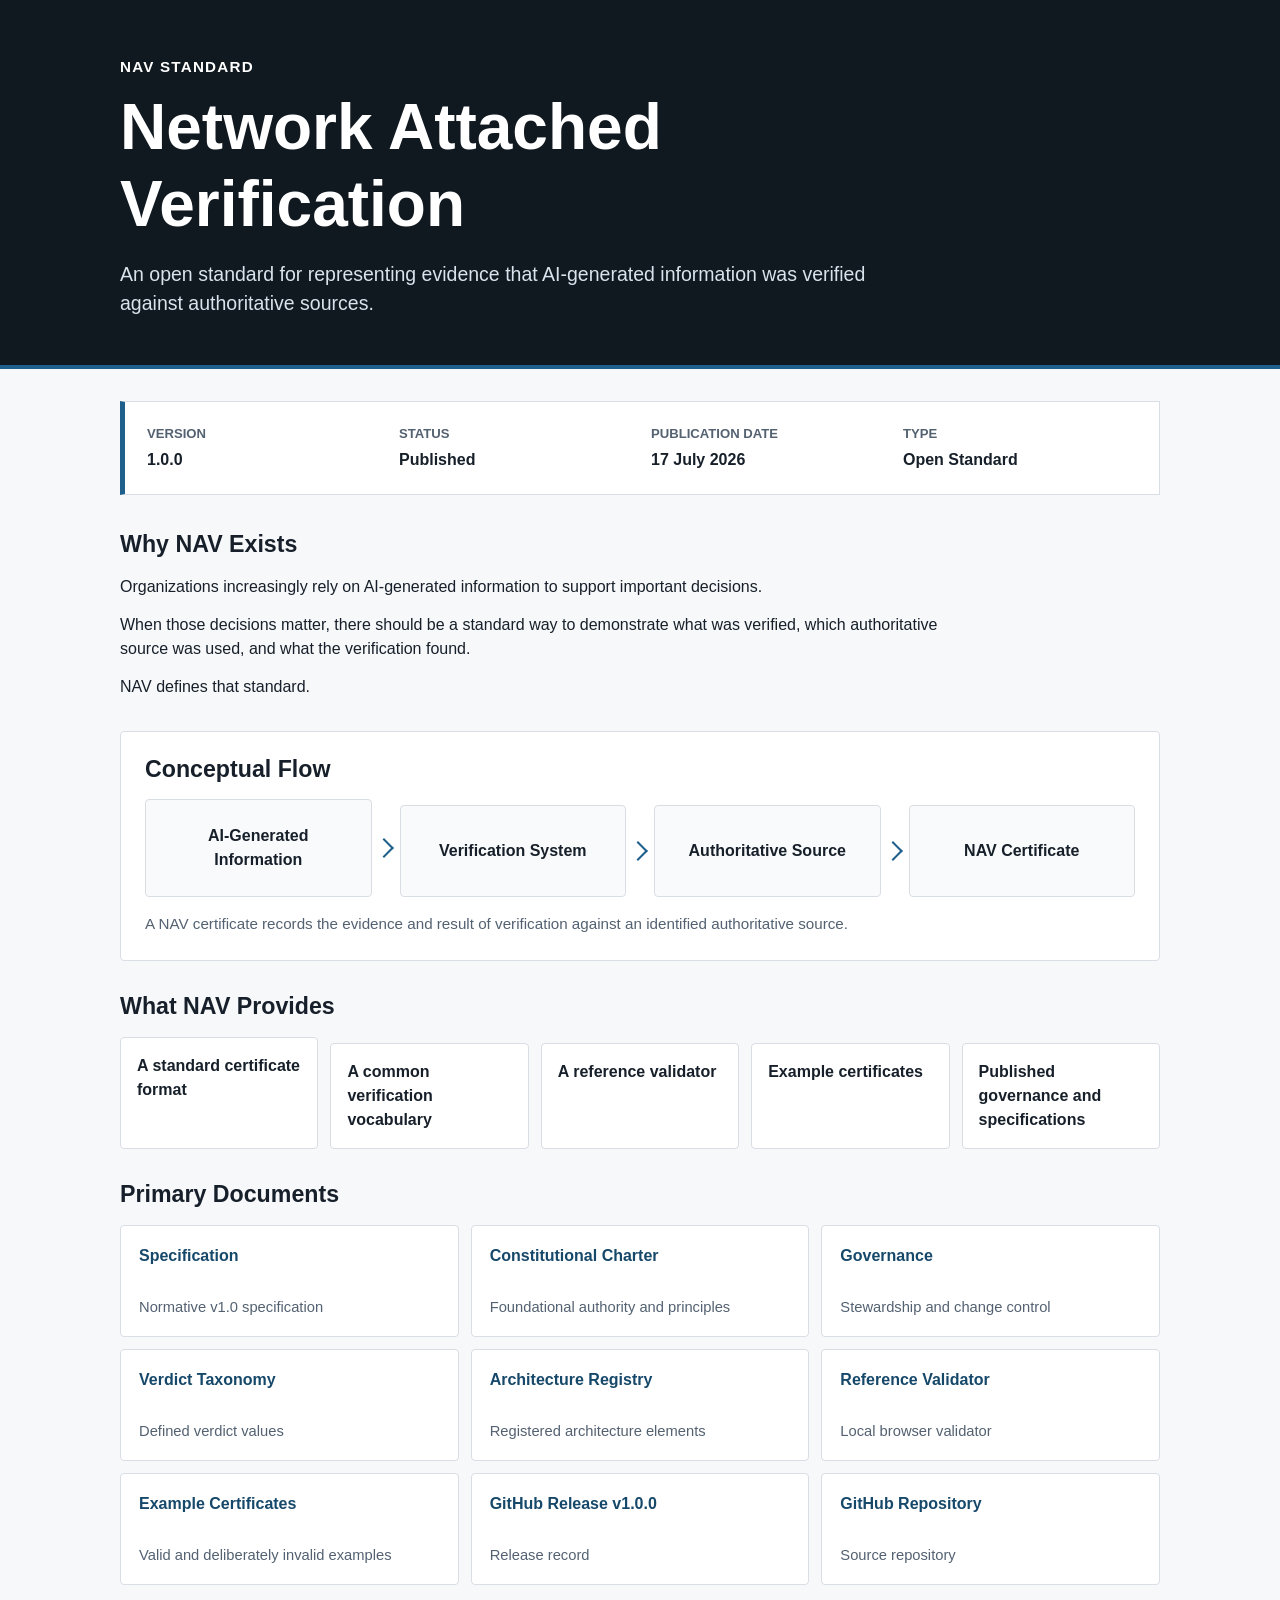
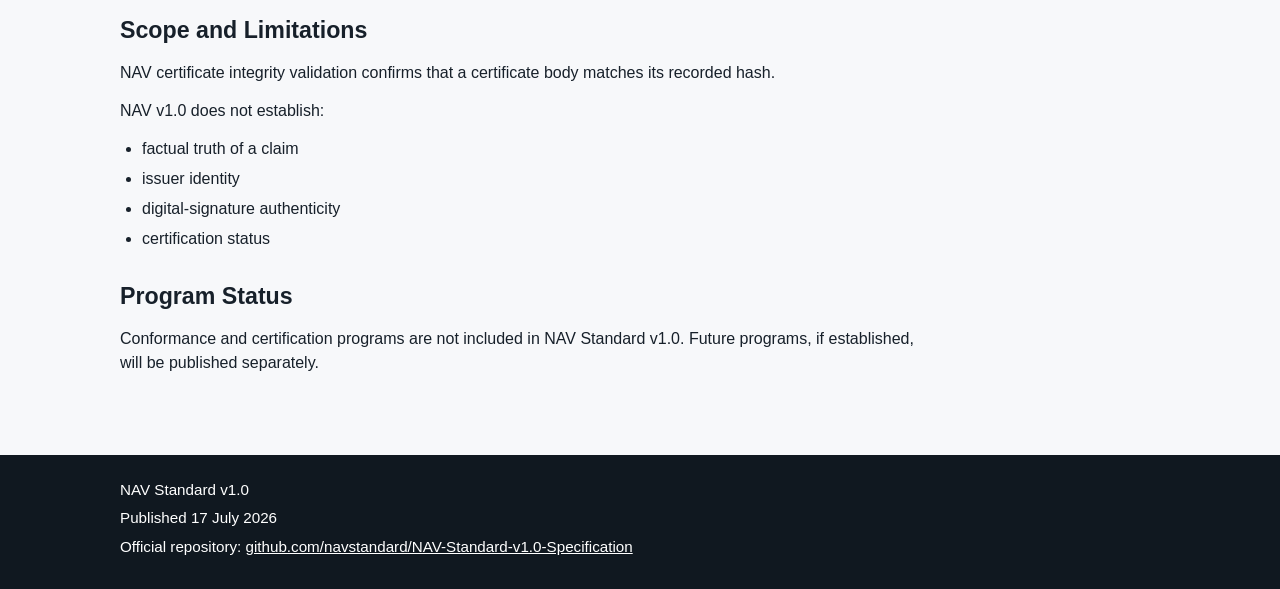
<file: docs/index.html>
<!doctype html>
<html lang="en">
<head>
  <meta charset="utf-8">
  <meta name="viewport" content="width=device-width, initial-scale=1">
  <title>NAV Standard v1.0</title>
  <meta name="description" content="NAV Standard v1.0: Network Attached Verification open standard.">
  <link rel="stylesheet" href="styles.css">
</head>
<body>
  <header class="site-header">
    <div class="wrap header-content">
      <p class="eyebrow">NAV Standard</p>
      <h1>Network Attached Verification</h1>
      <p class="hero-subtitle">An open standard for representing evidence that AI-generated information was verified against authoritative sources.</p>
    </div>
  </header>

  <main class="wrap">
    <section class="status-block" aria-label="Publication status">
      <dl>
        <div>
          <dt>Version</dt>
          <dd>1.0.0</dd>
        </div>
        <div>
          <dt>Status</dt>
          <dd>Published</dd>
        </div>
        <div>
          <dt>Publication Date</dt>
          <dd>17 July 2026</dd>
        </div>
        <div>
          <dt>Type</dt>
          <dd>Open Standard</dd>
        </div>
      </dl>
    </section>

    <section class="intro" aria-labelledby="why-heading">
      <h2 id="why-heading">Why NAV Exists</h2>
      <p>Organizations increasingly rely on AI-generated information to support important decisions.</p>
      <p>When those decisions matter, there should be a standard way to demonstrate what was verified, which authoritative source was used, and what the verification found.</p>
      <p>NAV defines that standard.</p>
    </section>

    <section class="flow-section" aria-labelledby="flow-heading">
      <h2 id="flow-heading">Conceptual Flow</h2>
      <ol class="concept-flow" aria-label="NAV conceptual flow">
        <li>
          <span>AI-Generated Information</span>
        </li>
        <li>
          <span>Verification System</span>
        </li>
        <li>
          <span>Authoritative Source</span>
        </li>
        <li>
          <span>NAV Certificate</span>
        </li>
      </ol>
      <p class="caption">A NAV certificate records the evidence and result of verification against an identified authoritative source.</p>
    </section>

    <section aria-labelledby="provides-heading">
      <h2 id="provides-heading">What NAV Provides</h2>
      <ul class="provide-list">
        <li>A standard certificate format</li>
        <li>A common verification vocabulary</li>
        <li>A reference validator</li>
        <li>Example certificates</li>
        <li>Published governance and specifications</li>
      </ul>
    </section>

    <section aria-labelledby="documents-heading">
      <h2 id="documents-heading">Primary Documents</h2>
      <nav class="link-grid" aria-label="Primary NAV Standard links">
        <a href="specification/SPEC.md">
          <span>Specification</span>
          <small>Normative v1.0 specification</small>
        </a>
        <a href="specification/S1_CHARTER.md">
          <span>Constitutional Charter</span>
          <small>Foundational authority and principles</small>
        </a>
        <a href="specification/GOVERNANCE.md">
          <span>Governance</span>
          <small>Stewardship and change control</small>
        </a>
        <a href="specification/VERDICT_TAXONOMY.md">
          <span>Verdict Taxonomy</span>
          <small>Defined verdict values</small>
        </a>
        <a href="specification/ARCHITECTURE_REGISTRY.md">
          <span>Architecture Registry</span>
          <small>Registered architecture elements</small>
        </a>
        <a href="validator/validator.html">
          <span>Reference Validator</span>
          <small>Local browser validator</small>
        </a>
        <a href="examples/">
          <span>Example Certificates</span>
          <small>Valid and deliberately invalid examples</small>
        </a>
        <a href="https://github.com/navstandard/NAV-Standard-v1.0-Specification/releases/tag/v1.0.0">
          <span>GitHub Release v1.0.0</span>
          <small>Release record</small>
        </a>
        <a href="https://github.com/navstandard/NAV-Standard-v1.0-Specification">
          <span>GitHub Repository</span>
          <small>Source repository</small>
        </a>
      </nav>
    </section>

    <section aria-labelledby="scope-heading">
      <h2 id="scope-heading">Scope and Limitations</h2>
      <p>NAV certificate integrity validation confirms that a certificate body matches its recorded hash.</p>
      <p>NAV v1.0 does not establish:</p>
      <ul>
        <li>factual truth of a claim</li>
        <li>issuer identity</li>
        <li>digital-signature authenticity</li>
        <li>certification status</li>
      </ul>
    </section>

    <section aria-labelledby="program-heading">
      <h2 id="program-heading">Program Status</h2>
      <p>Conformance and certification programs are not included in NAV Standard v1.0. Future programs, if established, will be published separately.</p>
    </section>
  </main>

  <footer class="site-footer">
    <div class="wrap">
      <p>NAV Standard v1.0</p>
      <p>Published 17 July 2026</p>
      <p>Official repository: <a href="https://github.com/navstandard/NAV-Standard-v1.0-Specification">github.com/navstandard/NAV-Standard-v1.0-Specification</a></p>
    </div>
  </footer>
</body>
</html>
</file>
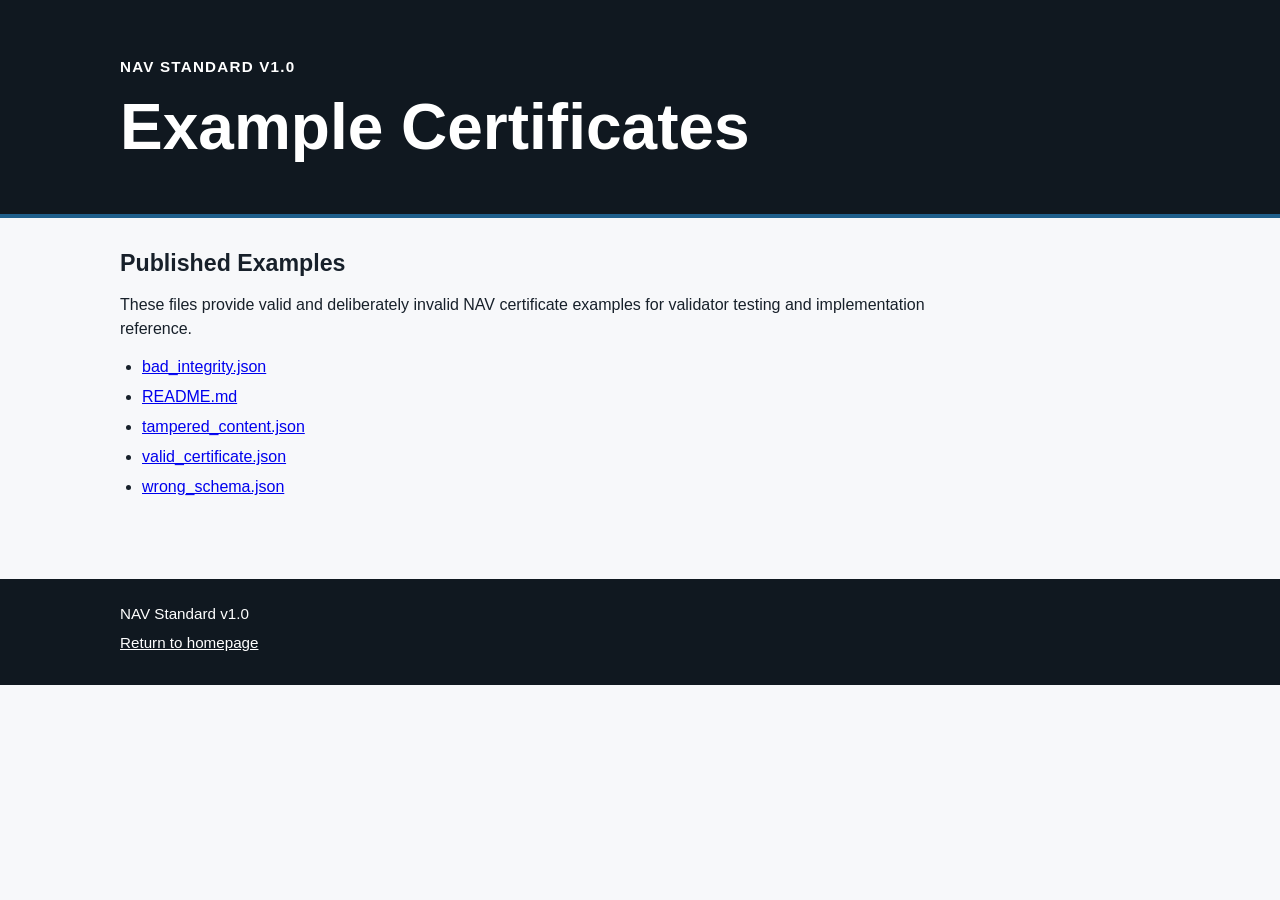
<file: docs/examples/index.html>
<!doctype html>
<html lang="en">
<head>
  <meta charset="utf-8">
  <meta name="viewport" content="width=device-width, initial-scale=1">
  <title>NAV Standard v1.0 Example Certificates</title>
  <link rel="stylesheet" href="../styles.css">
</head>
<body>
  <header class="site-header">
    <div class="wrap header-content">
      <p class="eyebrow">NAV Standard v1.0</p>
      <h1>Example Certificates</h1>
    </div>
  </header>
  <main class="wrap">
    <section aria-labelledby="examples-heading">
      <h2 id="examples-heading">Published Examples</h2>
      <p>These files provide valid and deliberately invalid NAV certificate examples for validator testing and implementation reference.</p>
      <ul>
        <li><a href="bad_integrity.json">bad_integrity.json</a></li>
        <li><a href="README.md">README.md</a></li>
        <li><a href="tampered_content.json">tampered_content.json</a></li>
        <li><a href="valid_certificate.json">valid_certificate.json</a></li>
        <li><a href="wrong_schema.json">wrong_schema.json</a></li>
      </ul>
    </section>
  </main>
  <footer class="site-footer">
    <div class="wrap">
      <p>NAV Standard v1.0</p>
      <p><a href="../index.html">Return to homepage</a></p>
    </div>
  </footer>
</body>
</html>
</file>
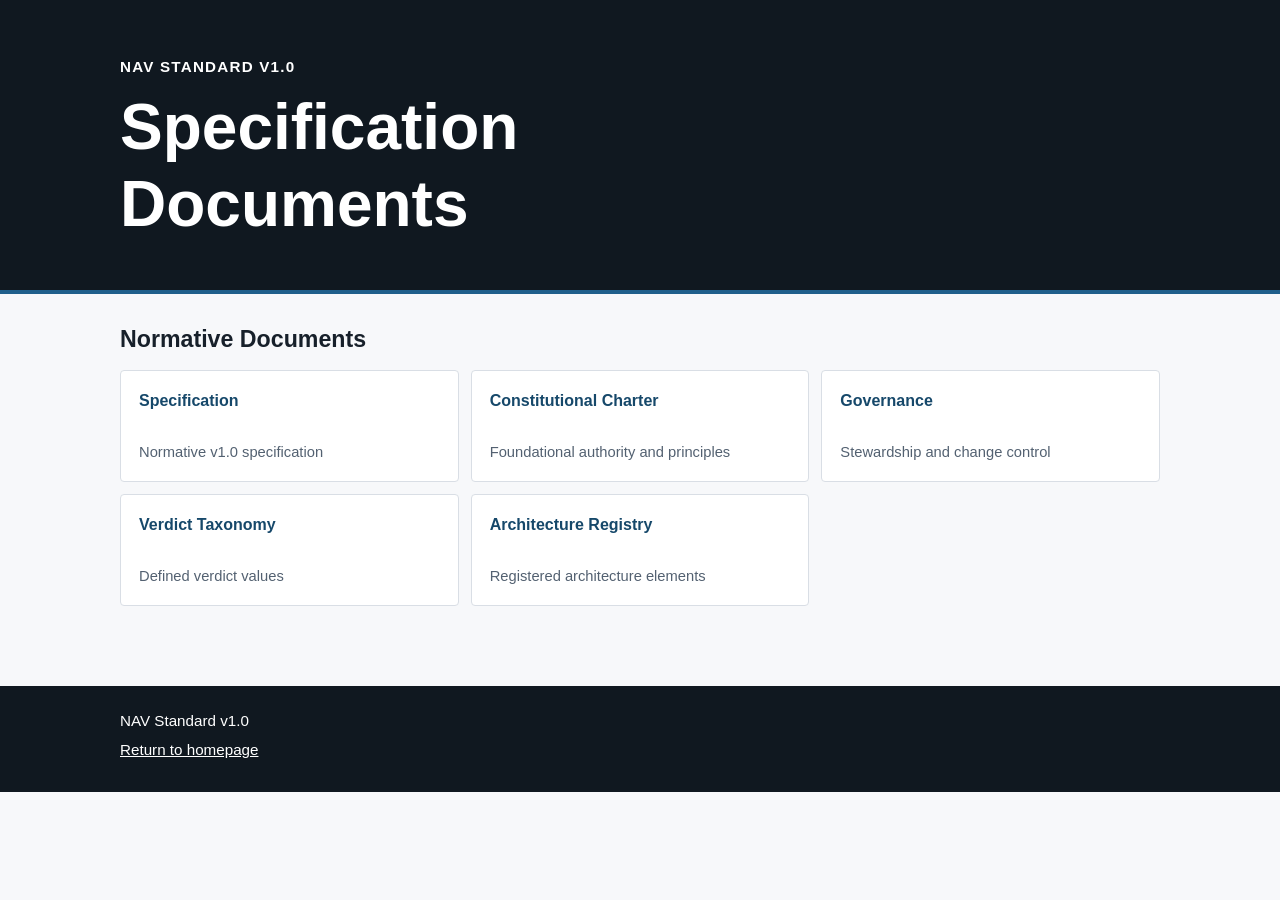
<file: docs/specification/index.html>
<!doctype html>
<html lang="en">
<head>
  <meta charset="utf-8">
  <meta name="viewport" content="width=device-width, initial-scale=1">
  <title>NAV Standard v1.0 Specification Documents</title>
  <link rel="stylesheet" href="../styles.css">
</head>
<body>
  <header class="site-header">
    <div class="wrap header-content">
      <p class="eyebrow">NAV Standard v1.0</p>
      <h1>Specification Documents</h1>
    </div>
  </header>
  <main class="wrap">
    <section aria-labelledby="documents-heading">
      <h2 id="documents-heading">Normative Documents</h2>
      <nav class="link-grid" aria-label="NAV Standard specification documents">
        <a href="SPEC.md"><span>Specification</span><small>Normative v1.0 specification</small></a>
        <a href="S1_CHARTER.md"><span>Constitutional Charter</span><small>Foundational authority and principles</small></a>
        <a href="GOVERNANCE.md"><span>Governance</span><small>Stewardship and change control</small></a>
        <a href="VERDICT_TAXONOMY.md"><span>Verdict Taxonomy</span><small>Defined verdict values</small></a>
        <a href="ARCHITECTURE_REGISTRY.md"><span>Architecture Registry</span><small>Registered architecture elements</small></a>
      </nav>
    </section>
  </main>
  <footer class="site-footer">
    <div class="wrap">
      <p>NAV Standard v1.0</p>
      <p><a href="../index.html">Return to homepage</a></p>
    </div>
  </footer>
</body>
</html>
</file>
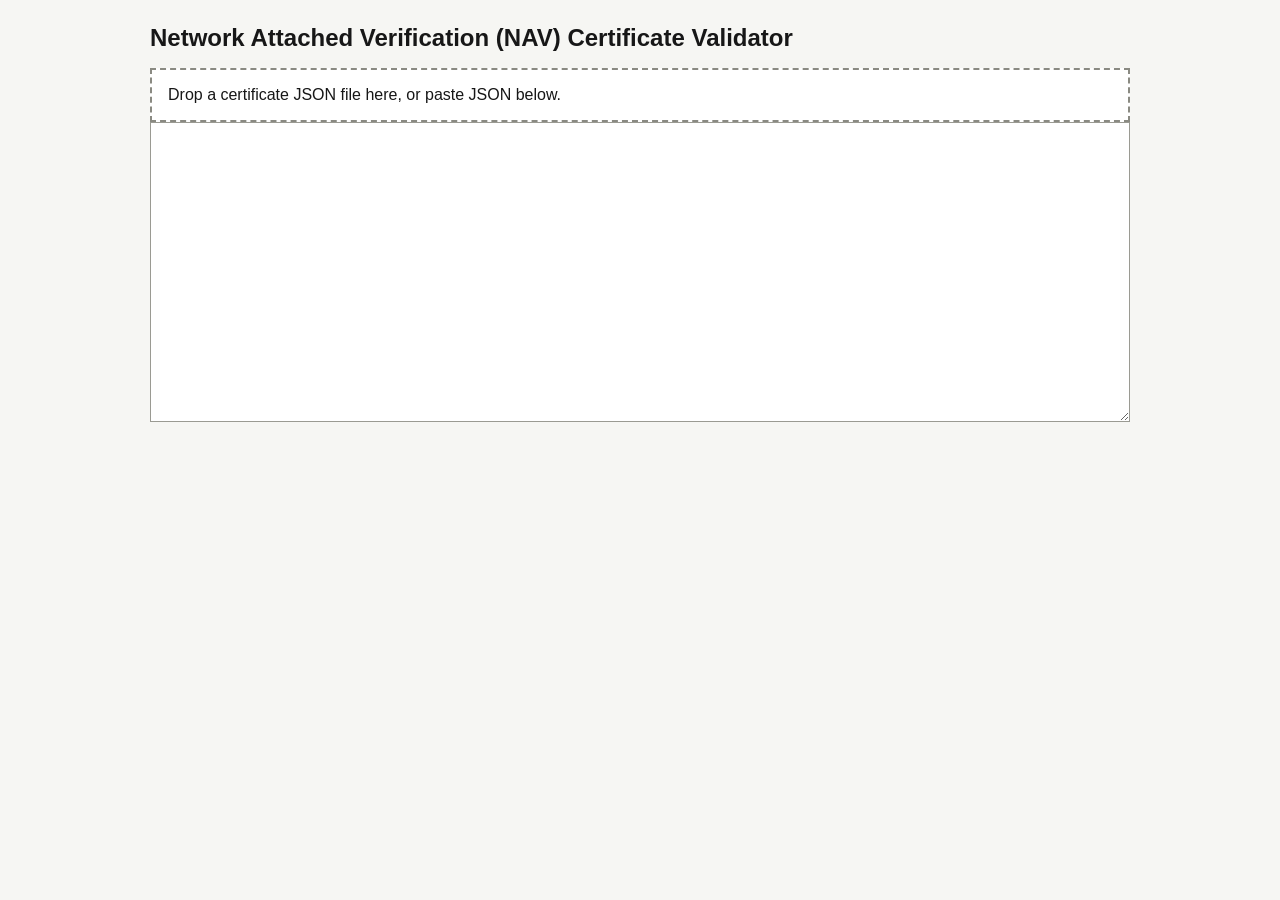
<file: validator/validator.html>
<!doctype html>
<html lang="en">
<head>
<meta charset="utf-8">
<meta name="viewport" content="width=device-width, initial-scale=1">
<title>NAV Certificate Validator</title>
<style>
:root{font-family:Arial,sans-serif;color:#171717;background:#f6f6f3}
body{margin:0;padding:24px}
main{max-width:980px;margin:0 auto}
h1{font-size:24px;margin:0 0 16px}
.grid{display:grid;grid-template-columns:1fr;gap:14px}
textarea{width:100%;min-height:300px;box-sizing:border-box;font:13px Consolas,monospace;padding:12px;border:1px solid #9a9a92;background:#fff}
#drop{border:2px dashed #8a8a82;padding:16px;background:#fff}
#drop.hot{border-color:#1261a0;background:#eef6ff}
.panel{background:#fff;border:1px solid #d0d0c8;padding:14px;margin-top:12px}
.banner{display:inline-block;padding:8px 10px;font-weight:700;color:#fff}
.pass{background:#146b3a}.fail{background:#a12424}
.kv{display:grid;grid-template-columns:190px 1fr;gap:6px 10px;margin-top:10px;font-size:13px}
.k{font-weight:700}.v{font-family:Consolas,monospace;overflow-wrap:anywhere}
.err{font-family:Consolas,monospace;color:#8a1f1f}
.assert{border-top:1px solid #e2e2dc;padding-top:10px;margin-top:10px}
.tag{font:12px Consolas,monospace;background:#ecece6;padding:2px 5px}
</style>
</head>
<body>
<main>
<h1>Network Attached Verification (NAV) Certificate Validator</h1>
<div id="drop">Drop a certificate JSON file here, or paste JSON below.</div>
<div class="grid">
<textarea id="certin" spellcheck="false" aria-label="Certificate JSON"></textarea>
</div>
<div id="result"></div>
</main>
<script>
(function(global){
  const VERDICTS = new Set(["VERIFIED","VERIFIED_WITH_LIMITATIONS","MATERIAL_DEFECT","HALLUCINATION_DETECTED","UNVERIFIED"]);
  const DECISIONS = new Set(["AUTHORIZED","AUTHORIZED_WITH_LIMITATIONS","WITHHELD_UNVERIFIABLE","REFUSED"]);
  const HEX64 = /^[0-9a-f]{64}$/;

  function canonicalize(value){
    if (value === null || typeof value !== "object") return JSON.stringify(value);
    if (Array.isArray(value)) return "[" + value.map(canonicalize).join(",") + "]";
    return "{" + Object.keys(value).sort().map(k => JSON.stringify(k) + ":" + canonicalize(value[k])).join(",") + "}";
  }

  async function sha256hex(text){
    const data = new TextEncoder().encode(text);
    const digest = await crypto.subtle.digest("SHA-256", data);
    return Array.from(new Uint8Array(digest)).map(b => b.toString(16).padStart(2,"0")).join("");
  }

  function isObject(v){ return v && typeof v === "object" && !Array.isArray(v); }
  function isHex64(v){ return typeof v === "string" && HEX64.test(v); }
  function requireType(errors, obj, key, pred, expected, path){
    if (!(key in obj)){ errors.push(path + "." + key + ": missing required field"); return undefined; }
    if (!pred(obj[key])){ errors.push(path + "." + key + ": expected " + expected); return undefined; }
    return obj[key];
  }

  function validateSchema(cert){
    const errors = [];
    if (!isObject(cert)) return ["$: expected object"];
    requireType(errors, cert, "certificate_version", v => typeof v === "string", "string", "$");
    requireType(errors, cert, "gate_version", v => typeof v === "string", "string", "$");
    requireType(errors, cert, "issued_at", v => typeof v === "string", "string", "$");
    requireType(errors, cert, "certificate_id", v => typeof v === "string", "string", "$");
    requireType(errors, cert, "mode", v => typeof v === "string", "string", "$");
    const decision = requireType(errors, cert, "decision", v => typeof v === "string", "string", "$");
    const integrity = requireType(errors, cert, "integrity_sha256", v => typeof v === "string", "string", "$");
    if (cert.certificate_version !== "vari-gate-cert-1") errors.push("$.certificate_version: expected vari-gate-cert-1");
    if (decision !== undefined && !DECISIONS.has(decision)) errors.push("$.decision: unknown decision");
    if (integrity !== undefined && !isHex64(integrity)) errors.push("$.integrity_sha256: expected lowercase sha256 hex");

    const action = requireType(errors, cert, "action", isObject, "object", "$");
    if (action){
      requireType(errors, action, "output_id", v => typeof v === "string", "string", "$.action");
      const outputHash = requireType(errors, action, "output_sha256", v => typeof v === "string", "string", "$.action");
      if (outputHash !== undefined && !isHex64(outputHash)) errors.push("$.action.output_sha256: expected lowercase sha256 hex");
    }

    const authority = requireType(errors, cert, "authority", isObject, "object", "$");
    if (authority){
      requireType(errors, authority, "authority_id", v => typeof v === "string", "string", "$.authority");
      const snap = requireType(errors, authority, "snapshot_sha256", v => typeof v === "string", "string", "$.authority");
      if (snap !== undefined && !isHex64(snap)) errors.push("$.authority.snapshot_sha256: expected lowercase sha256 hex");
    }

    const assertions = requireType(errors, cert, "assertions", Array.isArray, "array", "$");
    if (assertions){
      assertions.forEach((a, i) => {
        const path = "$.assertions[" + i + "]";
        if (!isObject(a)){ errors.push(path + ": expected object"); return; }
        requireType(errors, a, "assertion", v => typeof v === "string", "string", path);
        const verdict = requireType(errors, a, "verdict", v => typeof v === "string", "string", path);
        requireType(errors, a, "method", v => typeof v === "string", "string", path);
        requireType(errors, a, "reasoning", v => typeof v === "string", "string", path);
        if (!("supporting_passage" in a)) errors.push(path + ".supporting_passage: missing required field");
        else if (a.supporting_passage !== null && typeof a.supporting_passage !== "string") errors.push(path + ".supporting_passage: expected string or null");
        const evidence = requireType(errors, a, "evidence_sha256", v => typeof v === "string", "string", path);
        const retrievalCount = requireType(errors, a, "retrieval_count", Number.isInteger, "integer", path);
        if (verdict !== undefined && !VERDICTS.has(verdict)) errors.push(path + ".verdict: unknown verdict");
        if (evidence !== undefined && !isHex64(evidence)) errors.push(path + ".evidence_sha256: expected lowercase sha256 hex");
        if (retrievalCount !== undefined && retrievalCount < 0) errors.push(path + ".retrieval_count: expected non-negative integer");
      });
    }
    return errors;
  }

  async function validateObject(cert){
    const errors = validateSchema(cert);
    const body = {};
    if (isObject(cert)) Object.keys(cert).forEach(k => { if (k !== "integrity_sha256") body[k] = cert[k]; });
    const computed = await sha256hex(canonicalize(body));
    if (!isObject(cert) || computed !== cert.integrity_sha256) errors.push("$.integrity_sha256: does not match canonical certificate body");
    return {pass: errors.length === 0, errors, computed, certificate: cert};
  }

  async function validateText(text){
    try { return await validateObject(JSON.parse(text)); }
    catch (err) { return {pass:false, errors:["JSON parse error: " + err.message], computed:null, certificate:null}; }
  }

  global.NAVCertValidator = {canonicalize, validateObject, validateText};
})(typeof window !== "undefined" ? window : globalThis);

function esc(s){return String(s == null ? "" : s).replace(/[&<>"]/g,c=>({"&":"&amp;","<":"&lt;",">":"&gt;",'"':"&quot;"}[c]));}
async function render(){
  const raw = document.getElementById("certin").value.trim();
  const out = document.getElementById("result");
  if (!raw){ out.innerHTML = ""; return; }
  const result = await window.NAVCertValidator.validateText(raw);
  let html = '<div class="panel"><span class="banner ' + (result.pass ? "pass" : "fail") + '">' + (result.pass ? "PASS" : "FAIL") + '</span>';
  html += '<div class="kv">';
  html += '<div class="k">computed sha256</div><div class="v">' + esc(result.computed || "(not computed)") + '</div>';
  if (result.certificate){
    html += '<div class="k">signed sha256</div><div class="v">' + esc(result.certificate.integrity_sha256 || "(absent)") + '</div>';
    html += '<div class="k">decision</div><div class="v">' + esc(result.certificate.decision || "") + '</div>';
    html += '<div class="k">certificate id</div><div class="v">' + esc(result.certificate.certificate_id || "") + '</div>';
  }
  html += '</div>';
  if (result.errors.length) html += '<ul>' + result.errors.map(e => '<li class="err">' + esc(e) + '</li>').join("") + '</ul>';
  if (result.pass && Array.isArray(result.certificate.assertions)){
    result.certificate.assertions.forEach(a => {
      html += '<div class="assert"><span class="tag">' + esc(a.verdict) + '</span> ' + esc(a.assertion);
      if (a.supporting_passage) html += '<div>' + esc(a.supporting_passage) + '</div>';
      html += '</div>';
    });
  }
  out.innerHTML = html + '</div>';
}

let timer = null;
document.getElementById("certin").addEventListener("input", () => { clearTimeout(timer); timer = setTimeout(render, 250); });
const drop = document.getElementById("drop");
["dragover","dragenter"].forEach(ev => drop.addEventListener(ev, e => { e.preventDefault(); drop.classList.add("hot"); }));
["dragleave","drop"].forEach(ev => drop.addEventListener(ev, e => { e.preventDefault(); drop.classList.remove("hot"); }));
drop.addEventListener("drop", async e => {
  const f = e.dataTransfer.files[0];
  if (!f) return;
  document.getElementById("certin").value = await f.text();
  render();
});
</script>
</body>
</html>
</file>
<file: docs/styles.css>
:root {
  color-scheme: light;
  --bg: #f7f8fa;
  --surface: #ffffff;
  --text: #17202a;
  --muted: #536171;
  --border: #d9dee5;
  --accent: #1f5f8b;
  --accent-dark: #16486a;
  --header: #101820;
}

* {
  box-sizing: border-box;
}

html {
  font-family: Arial, Helvetica, sans-serif;
  line-height: 1.5;
  background: var(--bg);
  color: var(--text);
}

body {
  margin: 0;
}

.wrap {
  width: min(100% - 32px, 1040px);
  margin: 0 auto;
}

.site-header {
  background: var(--header);
  color: #ffffff;
  border-bottom: 4px solid var(--accent);
}

.header-content {
  padding: 56px 0 48px;
}

.eyebrow {
  margin: 0 0 10px;
  font-size: 0.95rem;
  font-weight: 700;
  letter-spacing: 0.08em;
  text-transform: uppercase;
}

h1,
h2 {
  line-height: 1.2;
}

h1 {
  max-width: 760px;
  margin: 0;
  font-size: clamp(2.1rem, 5vw, 4rem);
  font-weight: 700;
}

.hero-subtitle {
  max-width: 760px;
  margin: 18px 0 0;
  color: #d9e3eb;
  font-size: 1.22rem;
  line-height: 1.45;
}

h2 {
  margin: 0 0 16px;
  font-size: 1.45rem;
}

main {
  padding: 32px 0 48px;
}

section {
  margin: 0 0 32px;
}

p {
  max-width: 820px;
  margin: 0 0 14px;
}

.status-block {
  padding: 22px;
  background: var(--surface);
  border: 1px solid var(--border);
  border-left: 5px solid var(--accent);
}

.status-block dl {
  display: grid;
  grid-template-columns: repeat(4, minmax(0, 1fr));
  gap: 18px;
  margin: 0;
}

.status-block dt {
  margin: 0 0 4px;
  color: var(--muted);
  font-size: 0.82rem;
  font-weight: 700;
  text-transform: uppercase;
}

.status-block dd {
  margin: 0;
  font-size: 1rem;
  font-weight: 700;
}

.intro {
  padding-top: 4px;
}

.flow-section {
  padding: 24px;
  background: var(--surface);
  border: 1px solid var(--border);
  border-radius: 4px;
}

.concept-flow {
  display: grid;
  grid-template-columns: repeat(4, minmax(0, 1fr));
  gap: 28px;
  margin: 0;
  padding: 0;
  list-style: none;
}

.concept-flow li {
  position: relative;
  min-height: 92px;
  display: flex;
  align-items: center;
  justify-content: center;
  padding: 16px;
  text-align: center;
  background: #f9fafb;
  border: 1px solid var(--border);
  border-radius: 4px;
}

.concept-flow li:not(:last-child)::after {
  content: "";
  position: absolute;
  top: 50%;
  right: -20px;
  width: 12px;
  height: 12px;
  border-top: 2px solid var(--accent);
  border-right: 2px solid var(--accent);
  transform: translateY(-50%) rotate(45deg);
}

.concept-flow span {
  color: var(--text);
  font-weight: 700;
}

.caption {
  max-width: 760px;
  margin: 16px 0 0;
  color: var(--muted);
  font-size: 0.95rem;
}

.provide-list {
  display: grid;
  grid-template-columns: repeat(5, minmax(0, 1fr));
  gap: 12px;
  max-width: none;
  margin: 0;
  padding: 0;
  list-style: none;
}

.provide-list li {
  min-height: 88px;
  padding: 16px;
  background: var(--surface);
  border: 1px solid var(--border);
  border-radius: 4px;
  font-weight: 700;
}

.link-grid {
  display: grid;
  grid-template-columns: repeat(3, minmax(0, 1fr));
  gap: 12px;
}

.link-grid a {
  min-height: 112px;
  display: flex;
  flex-direction: column;
  justify-content: space-between;
  gap: 16px;
  padding: 18px;
  color: var(--text);
  text-decoration: none;
  background: var(--surface);
  border: 1px solid var(--border);
  border-radius: 4px;
}

.link-grid a:hover,
.link-grid a:focus-visible {
  border-color: var(--accent);
  outline: 3px solid rgba(31, 95, 139, 0.18);
  outline-offset: 1px;
}

.link-grid span {
  color: var(--accent-dark);
  font-weight: 700;
}

.link-grid small {
  color: var(--muted);
  font-size: 0.92rem;
}

ul:not(.provide-list) {
  max-width: 760px;
  margin: 0;
  padding-left: 22px;
}

li + li {
  margin-top: 6px;
}

.site-footer {
  padding: 24px 0;
  color: #ffffff;
  background: var(--header);
}

.site-footer p {
  margin: 0 0 6px;
  font-size: 0.95rem;
}

.site-footer a {
  color: #ffffff;
}

@media (max-width: 900px) {
  .provide-list {
    grid-template-columns: repeat(2, minmax(0, 1fr));
  }
}

@media (max-width: 760px) {
  .header-content {
    padding: 40px 0 36px;
  }

  .hero-subtitle {
    font-size: 1.08rem;
  }

  .status-block dl,
  .link-grid,
  .provide-list {
    grid-template-columns: 1fr;
  }

  .flow-section {
    padding: 18px;
  }

  .concept-flow {
    grid-template-columns: 1fr;
    gap: 24px;
  }

  .concept-flow li {
    min-height: 76px;
  }

  .concept-flow li:not(:last-child)::after {
    top: auto;
    right: 50%;
    bottom: -18px;
    transform: translateX(50%) rotate(135deg);
  }

  .link-grid a,
  .provide-list li {
    min-height: auto;
  }
}
</file>
